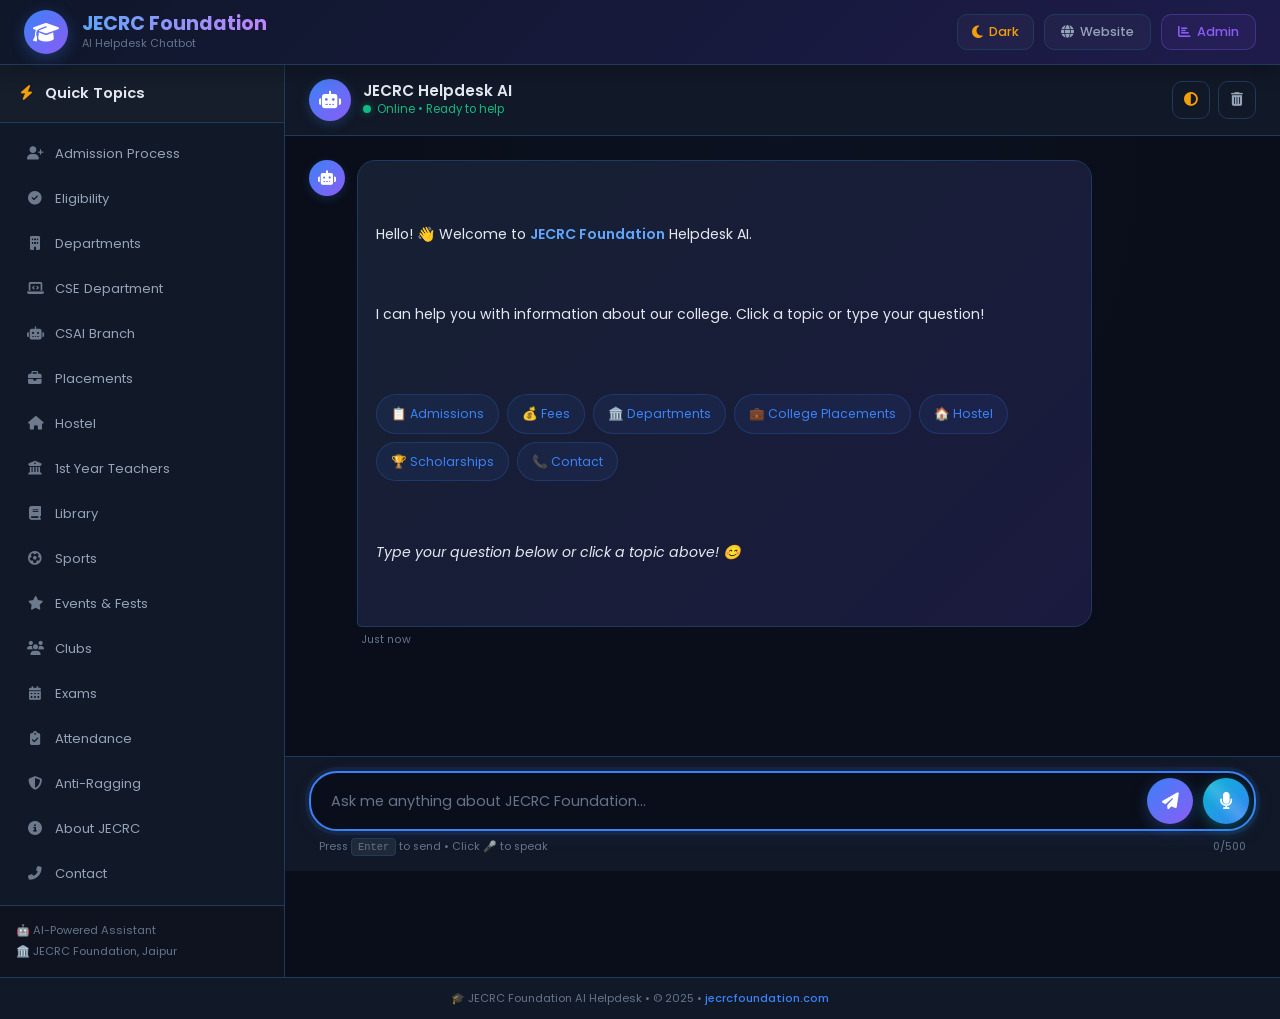
<file: templates/index.html>
<!DOCTYPE html>
<html lang="en">
<head>
    <meta charset="UTF-8">
    <meta name="viewport" content="width=device-width, initial-scale=1.0">
    <meta name="theme-color" content="#0a0e1a">
    <meta name="apple-mobile-web-app-capable" content="yes">
    <meta name="description" content="JECRC Foundation AI Helpdesk - Ask about admissions, fees, placements, hostel and more!">
    <title>JECRC Foundation - AI Helpdesk Chatbot</title>
    <link href="https://fonts.googleapis.com/css2?family=Poppins:wght@300;400;500;600;700&display=swap" rel="stylesheet">
    <link rel="stylesheet" href="https://cdnjs.cloudflare.com/ajax/libs/font-awesome/6.5.1/css/all.min.css">

    <style>
        /* ══════════════════════════════════════
           COMPLETE CSS - JECRC AI CHATBOT
           🔧 UPDATED: Mic Button + Visible Scrollbar + Light/Dark Theme
           ══════════════════════════════════════ */
        /* ══════ CSS VARIABLES ══════ */
        :root {
            --bg-primary: #0a0e1a;
            --bg-secondary: #111827;
            --bg-tertiary: #1f2937;
            --bg-card: #162032;
            --text-primary: #e2e8f0;
            --text-secondary: #94a3b8;
            --text-muted: #64748b;
            --accent-blue: #3b82f6;
            --accent-purple: #8b5cf6;
            --accent-green: #10b981;
            --accent-red: #ef4444;
            --accent-yellow: #f59e0b;
            --accent-cyan: #06b6d4;
            --border-color: #1e3a5f;
            --gradient-primary: linear-gradient(135deg, #3b82f6, #8b5cf6);
            --gradient-header: linear-gradient(135deg, #0f172a 0%, #1e1b4b 100%);
            --gradient-bot: linear-gradient(135deg, #162032, #1a1a3e);
            --shadow-lg: 0 10px 40px rgba(0, 0, 0, 0.4);
            --scrollbar-width: 10px;
            --scrollbar-track: #1a2236;
            --scrollbar-thumb: linear-gradient(180deg, #3b82f6, #8b5cf6);
            --scrollbar-thumb-hover: linear-gradient(180deg, #60a5fa, #a78bfa);
            --scrollbar-thumb-active: linear-gradient(180deg, #2563eb, #7c3aed);
        }

        /* ══════ LIGHT THEME ══════ */
        [data-theme="light"] {
            --bg-primary: #f0f4f8;
            --bg-secondary: #ffffff;
            --bg-tertiary: #e2e8f0;
            --bg-card: #ffffff;
            --text-primary: #1e293b;
            --text-secondary: #475569;
            --text-muted: #94a3b8;
            --accent-blue: #2563eb;
            --accent-purple: #7c3aed;
            --accent-green: #059669;
            --accent-red: #dc2626;
            --accent-yellow: #d97706;
            --accent-cyan: #0891b2;
            --border-color: #cbd5e1;
            --gradient-primary: linear-gradient(135deg, #2563eb, #7c3aed);
            --gradient-header: linear-gradient(135deg, #1e293b 0%, #312e81 100%);
            --gradient-bot: linear-gradient(135deg, #f1f5f9, #eef2ff);
            --shadow-lg: 0 10px 40px rgba(0, 0, 0, 0.08);
            --scrollbar-track: #e2e8f0;
            --scrollbar-thumb: linear-gradient(180deg, #2563eb, #7c3aed);
            --scrollbar-thumb-hover: linear-gradient(180deg, #3b82f6, #8b5cf6);
        }

        [data-theme="light"] .header {
            background: linear-gradient(135deg, #1e293b 0%, #312e81 100%) !important;
        }

        [data-theme="light"] .bot-message .msg-bubble {
            background: linear-gradient(135deg, #f1f5f9, #eef2ff) !important;
            border-color: #cbd5e1 !important;
            color: #1e293b !important;
        }

        [data-theme="light"] .bot-message .msg-bubble strong {
            color: #2563eb !important;
        }

        [data-theme="light"] .user-message .msg-bubble {
            background: var(--gradient-primary) !important;
            color: white !important;
        }

        [data-theme="light"] .user-message .msg-bubble strong {
            color: #dbeafe !important;
        }

        [data-theme="light"] .chat-messages {
            background: radial-gradient(ellipse at top, rgba(37, 99, 235, 0.03) 0%, transparent 60%) !important;
        }

        [data-theme="light"] .input-wrapper {
            background: #ffffff !important;
            border-color: #cbd5e1 !important;
        }

        [data-theme="light"] .input-wrapper:focus-within {
            border-color: #2563eb !important;
            box-shadow: 0 0 0 4px rgba(37, 99, 235, 0.1) !important;
        }

        [data-theme="light"] .input-wrapper input {
            color: #1e293b !important;
        }

        [data-theme="light"] .input-wrapper input::placeholder {
            color: #94a3b8 !important;
        }

        [data-theme="light"] .topic-btn {
            color: #475569 !important;
        }

        [data-theme="light"] .topic-btn:hover {
            background: rgba(37, 99, 235, 0.08) !important;
            color: #2563eb !important;
        }

        [data-theme="light"] .typing-content {
            background: linear-gradient(135deg, #f1f5f9, #eef2ff) !important;
            border-color: #cbd5e1 !important;
        }

        [data-theme="light"] .welcome-chip {
            background: rgba(37, 99, 235, 0.08) !important;
            border-color: rgba(37, 99, 235, 0.2) !important;
            color: #2563eb !important;
        }

        [data-theme="light"] .welcome-chip:hover {
            background: rgba(37, 99, 235, 0.15) !important;
        }

        [data-theme="light"] .footer {
            background: #ffffff !important;
            border-color: #cbd5e1 !important;
        }

        [data-theme="light"] .footer p {
            color: #64748b !important;
        }

        [data-theme="light"] .sidebar-footer {
            background: rgba(0,0,0,0.03) !important;
        }

        [data-theme="light"] .fb-btn {
            border-color: #cbd5e1 !important;
            color: #94a3b8 !important;
        }

        [data-theme="light"] .fb-btn:hover {
            border-color: #2563eb !important;
            color: #2563eb !important;
        }

        [data-theme="light"] .msg-debug {
            color: #94a3b8 !important;
        }

        [data-theme="light"] .header-action-btn {
            border-color: #cbd5e1 !important;
            color: #475569 !important;
        }

        [data-theme="light"] .format-choice-btns .format-btn {
            box-shadow: 0 4px 15px rgba(0, 0, 0, 0.1) !important;
        }

        /* Smooth transition for theme change */
        body, .header, .sidebar, .chat-area, .chat-header, .chat-messages,
        .chat-input-area, .footer, .msg-bubble, .input-wrapper,
        .topic-btn, .stat-card, .welcome-chip, .typing-content {
            transition: background-color 0.3s ease, color 0.3s ease,
                        border-color 0.3s ease, box-shadow 0.3s ease;
        }

        /* Theme toggle button */
        .theme-btn {
            display: flex;
            align-items: center;
            gap: 6px;
            padding: 8px 14px;
            border-radius: 10px;
            font-size: 0.8rem;
            font-weight: 500;
            cursor: pointer;
            border: 1px solid var(--border-color);
            background: rgba(255, 255, 255, 0.03);
            color: var(--accent-yellow);
            transition: all 0.3s ease;
            font-family: 'Poppins', sans-serif;
        }

        .theme-btn:hover {
            border-color: var(--accent-yellow);
            background: rgba(245, 158, 11, 0.08);
            transform: translateY(-1px);
        }

        .theme-btn .theme-icon {
            font-size: 0.9rem;
            transition: transform 0.5s ease;
        }

        .theme-btn:hover .theme-icon {
            transform: rotate(30deg);
        }

        /* ══════ RESET ══════ */
        * {
            margin: 0;
            padding: 0;
            box-sizing: border-box;
        }

        html { scroll-behavior: smooth; }

        body {
            font-family: 'Poppins', -apple-system, BlinkMacSystemFont, sans-serif;
            background: var(--bg-primary);
            color: var(--text-primary);
            min-height: 100vh;
            display: flex;
            flex-direction: column;
            overflow: hidden;
        }

        a { text-decoration: none; color: var(--accent-blue); }
        ul, ol { padding-left: 20px; }

        /* ══════ SCROLLBAR - GLOBAL ══════ */
        ::-webkit-scrollbar {
            width: 6px;
            height: 6px;
        }

        ::-webkit-scrollbar-track {
            background: var(--bg-primary);
        }

        ::-webkit-scrollbar-thumb {
            background: var(--bg-tertiary);
            border-radius: 10px;
        }

        ::-webkit-scrollbar-thumb:hover {
            background: var(--text-muted);
        }

        /* ══════ SCROLLBAR - CHAT MESSAGES ══════ */
        .chat-messages::-webkit-scrollbar {
            width: var(--scrollbar-width);
            display: block !important;
        }

        .chat-messages::-webkit-scrollbar-track {
            background: var(--scrollbar-track);
            border-radius: 10px;
            border: 1px solid var(--border-color);
            margin: 4px 0;
        }

        .chat-messages::-webkit-scrollbar-thumb {
            background: var(--scrollbar-thumb);
            border-radius: 10px;
            border: 2px solid var(--scrollbar-track);
            min-height: 50px;
        }

        .chat-messages::-webkit-scrollbar-thumb:hover {
            background: var(--scrollbar-thumb-hover);
            cursor: pointer;
        }

        .chat-messages::-webkit-scrollbar-thumb:active {
            background: var(--scrollbar-thumb-active);
        }

        .chat-messages::-webkit-scrollbar-corner {
            background: var(--scrollbar-track);
        }

        /* ══════ SCROLLBAR - SIDEBAR ══════ */
        .quick-topics::-webkit-scrollbar {
            width: 6px;
            display: block !important;
        }

        .quick-topics::-webkit-scrollbar-track {
            background: transparent;
        }

        .quick-topics::-webkit-scrollbar-thumb {
            background: rgba(59, 130, 246, 0.3);
            border-radius: 10px;
        }

        .quick-topics::-webkit-scrollbar-thumb:hover {
            background: rgba(59, 130, 246, 0.5);
        }

        /* ══════ HEADER ══════ */
        .header {
            background: var(--gradient-header);
            border-bottom: 1px solid var(--border-color);
            padding: 0 24px;
            height: 65px;
            display: flex;
            align-items: center;
            z-index: 100;
            flex-shrink: 0;
            box-shadow: 0 4px 20px rgba(0, 0, 0, 0.3);
        }

        .header-content {
            width: 100%;
            display: flex;
            justify-content: space-between;
            align-items: center;
        }

        .logo-section {
            display: flex;
            align-items: center;
            gap: 14px;
        }

        .logo-icon {
            width: 44px;
            height: 44px;
            background: var(--gradient-primary);
            border-radius: 50%;
            display: flex;
            align-items: center;
            justify-content: center;
            font-size: 1.3rem;
            color: white;
            box-shadow: 0 4px 15px rgba(59, 130, 246, 0.3);
        }

        .logo-text h1 {
            font-size: 1.2rem;
            font-weight: 700;
            color: white;
            line-height: 1.2;
            background: linear-gradient(90deg, #60a5fa, #c084fc);
            -webkit-background-clip: text;
            -webkit-text-fill-color: transparent;
            background-clip: text;
        }

        .logo-text p {
            font-size: 0.68rem;
            color: var(--text-muted);
            font-weight: 400;
        }

        .header-actions {
            display: flex;
            gap: 10px;
        }

        .btn-header {
            display: flex;
            align-items: center;
            gap: 6px;
            padding: 8px 16px;
            border-radius: 10px;
            font-size: 0.8rem;
            font-weight: 500;
            color: var(--text-secondary);
            border: 1px solid var(--border-color);
            transition: all 0.3s ease;
            background: rgba(255, 255, 255, 0.03);
        }

        .btn-header:hover {
            color: var(--accent-blue);
            border-color: var(--accent-blue);
            background: rgba(59, 130, 246, 0.08);
            transform: translateY(-1px);
        }

        .btn-admin {
            background: rgba(139, 92, 246, 0.08);
            border-color: rgba(139, 92, 246, 0.3);
            color: var(--accent-purple);
        }

        /* ══════ MAIN CONTAINER ══════ */
        .main-container {
            flex: 1;
            display: flex;
            overflow: hidden;
            height: calc(100vh - 65px - 42px);
        }

        /* ══════ SIDEBAR ══════ */
        .sidebar {
            width: 285px;
            background: var(--bg-secondary);
            border-right: 1px solid var(--border-color);
            display: flex;
            flex-direction: column;
            flex-shrink: 0;
            overflow: hidden;
        }

        .sidebar-header {
            padding: 18px 20px;
            display: flex;
            justify-content: space-between;
            align-items: center;
            border-bottom: 1px solid var(--border-color);
            flex-shrink: 0;
            background: rgba(255, 255, 255, 0.02);
        }

        .sidebar-header h3 {
            font-size: 0.92rem;
            font-weight: 600;
            color: var(--text-primary);
        }

        .sidebar-header h3 i {
            color: var(--accent-yellow);
            margin-right: 8px;
        }

        #sidebarClose {
            display: none;
            background: none;
            border: none;
            color: var(--text-secondary);
            font-size: 1.2rem;
            cursor: pointer;
            padding: 4px;
        }

        .quick-topics {
            flex: 1;
            overflow-y: auto;
            padding: 10px;
            display: flex;
            flex-direction: column;
            gap: 3px;
            scrollbar-width: thin;
            scrollbar-color: rgba(59, 130, 246, 0.3) transparent;
        }

        .topic-btn {
            width: 100%;
            text-align: left;
            padding: 10px 14px;
            background: transparent;
            border: 1px solid transparent;
            border-radius: 10px;
            color: var(--text-secondary);
            font-family: 'Poppins', sans-serif;
            font-size: 0.82rem;
            cursor: pointer;
            transition: all 0.25s ease;
            display: flex;
            align-items: center;
            gap: 10px;
        }

        .topic-btn:hover {
            background: rgba(59, 130, 246, 0.08);
            color: var(--accent-blue);
            border-color: rgba(59, 130, 246, 0.15);
            transform: translateX(4px);
        }

        .topic-btn i {
            width: 20px;
            text-align: center;
            font-size: 0.85rem;
            opacity: 0.7;
        }

        .topic-btn:hover i { opacity: 1; }

        .highlight-btn {
            background: rgba(59, 130, 246, 0.08);
            border-color: rgba(59, 130, 246, 0.2) !important;
            color: var(--accent-blue);
            font-weight: 500;
            margin-top: 8px;
        }

        .sidebar-footer {
            padding: 14px 16px;
            border-top: 1px solid var(--border-color);
            flex-shrink: 0;
            background: rgba(0, 0, 0, 0.2);
        }

        .sidebar-info p {
            font-size: 0.7rem;
            color: var(--text-muted);
            line-height: 1.9;
        }

        .sidebar-overlay {
            display: none;
            position: fixed;
            inset: 0;
            background: rgba(0, 0, 0, 0.6);
            z-index: 199;
            backdrop-filter: blur(2px);
        }

        /* ══════ CHAT AREA ══════ */
        .chat-area {
            flex: 1;
            display: flex;
            flex-direction: column;
            overflow: hidden;
            min-width: 0;
            background: var(--bg-primary);
        }

        .chat-header {
            padding: 14px 24px;
            background: var(--bg-secondary);
            border-bottom: 1px solid var(--border-color);
            display: flex;
            justify-content: space-between;
            align-items: center;
            flex-shrink: 0;
        }

        .chat-header-left {
            display: flex;
            align-items: center;
            gap: 14px;
        }

        .menu-btn {
            display: none;
            background: none;
            border: 1px solid var(--border-color);
            color: var(--text-secondary);
            font-size: 1.1rem;
            cursor: pointer;
            padding: 8px 10px;
            border-radius: 8px;
            transition: all 0.3s;
        }

        .menu-btn:hover {
            background: rgba(59, 130, 246, 0.1);
            color: var(--accent-blue);
            border-color: var(--accent-blue);
        }

        .bot-info {
            display: flex;
            align-items: center;
            gap: 12px;
        }

        .bot-avatar-small {
            width: 42px;
            height: 42px;
            background: var(--gradient-primary);
            border-radius: 50%;
            display: flex;
            align-items: center;
            justify-content: center;
            color: white;
            font-size: 1.1rem;
            box-shadow: 0 3px 12px rgba(59, 130, 246, 0.25);
        }

        .bot-details h3 {
            font-size: 0.95rem;
            font-weight: 600;
            line-height: 1.2;
        }

        .status-online {
            font-size: 0.72rem;
            color: var(--accent-green);
            display: flex;
            align-items: center;
            gap: 6px;
        }

        .status-dot {
            width: 8px;
            height: 8px;
            background: var(--accent-green);
            border-radius: 50%;
            display: inline-block;
            animation: pulse 2s infinite;
            box-shadow: 0 0 8px rgba(16, 185, 129, 0.5);
        }

        @keyframes pulse {
            0%, 100% { opacity: 1; transform: scale(1); }
            50% { opacity: 0.5; transform: scale(0.8); }
        }

        .header-action-btn {
            background: none;
            border: 1px solid var(--border-color);
            color: var(--text-secondary);
            width: 38px;
            height: 38px;
            border-radius: 10px;
            cursor: pointer;
            font-size: 0.85rem;
            transition: all 0.3s;
            display: flex;
            align-items: center;
            justify-content: center;
        }

        .header-action-btn:hover {
            color: var(--accent-red);
            border-color: var(--accent-red);
            background: rgba(239, 68, 68, 0.08);
        }

        /* ══════ CHAT MESSAGES ══════ */
        .chat-messages {
            flex: 1;
            overflow-y: scroll !important;
            padding: 24px;
            padding-right: 16px;
            display: flex;
            flex-direction: column;
            gap: 18px;
            background: radial-gradient(ellipse at top, rgba(59, 130, 246, 0.03) 0%, transparent 60%);
            scroll-behavior: smooth;
            -webkit-overflow-scrolling: touch;
            overscroll-behavior: contain;
            scrollbar-width: auto;
            scrollbar-color: #3b82f6 #1a2236;
        }

        /* ══════ MESSAGES ══════ */
        .message {
            display: flex;
            gap: 12px;
            max-width: 82%;
            animation: fadeInUp 0.35s ease-out;
        }

        @keyframes fadeInUp {
            from { opacity: 0; transform: translateY(12px); }
            to { opacity: 1; transform: translateY(0); }
        }

        .bot-message { align-self: flex-start; }
        .user-message { align-self: flex-end; flex-direction: row-reverse; }

        .msg-avatar {
            width: 36px;
            height: 36px;
            border-radius: 50%;
            display: flex;
            align-items: center;
            justify-content: center;
            flex-shrink: 0;
            font-size: 0.9rem;
        }

        .bot-message .msg-avatar {
            background: var(--gradient-primary);
            color: white;
            box-shadow: 0 3px 10px rgba(59, 130, 246, 0.2);
        }

        .user-message .msg-avatar {
            background: var(--bg-tertiary);
            color: var(--accent-cyan);
            border: 1px solid var(--border-color);
        }

        .msg-content {
            display: flex;
            flex-direction: column;
            gap: 5px;
            min-width: 0;
        }

        .msg-bubble {
            padding: 14px 18px;
            border-radius: 18px;
            font-size: 0.88rem;
            line-height: 1.7;
            word-wrap: break-word;
            overflow-wrap: break-word;
            white-space: pre-wrap;
        }

        .bot-message .msg-bubble {
            background: var(--gradient-bot);
            border: 1px solid var(--border-color);
            border-bottom-left-radius: 4px;
            color: var(--text-primary);
        }

        .user-message .msg-bubble {
            background: var(--gradient-primary);
            border-bottom-right-radius: 4px;
            color: white;
            box-shadow: 0 4px 15px rgba(59, 130, 246, 0.2);
        }

        .msg-bubble p { margin-bottom: 8px; }
        .msg-bubble p:last-child { margin-bottom: 0; }
        .msg-bubble strong { color: #60a5fa; font-weight: 600; }
        .user-message .msg-bubble strong { color: #dbeafe; }
        .msg-bubble ul, .msg-bubble ol { margin: 6px 0; padding-left: 18px; }
        .msg-bubble li { margin-bottom: 4px; }

        .msg-time {
            font-size: 0.67rem;
            color: var(--text-muted);
            padding: 0 4px;
        }

        .user-message .msg-time { text-align: right; }

        .msg-meta {
            display: flex;
            align-items: center;
            gap: 10px;
            flex-wrap: wrap;
        }

        .msg-debug {
            font-size: 0.63rem;
            color: #475569;
            margin-top: 2px;
            padding: 0 4px;
        }

        /* ══════ WELCOME CHIPS ══════ */
        .welcome-grid {
            display: flex;
            flex-wrap: wrap;
            gap: 8px;
            margin: 12px 0;
        }

        .welcome-chip {
            display: inline-flex;
            align-items: center;
            padding: 8px 14px;
            background: rgba(59, 130, 246, 0.08);
            border: 1px solid rgba(59, 130, 246, 0.2);
            border-radius: 24px;
            font-size: 0.78rem;
            color: var(--accent-blue);
            cursor: pointer;
            transition: all 0.25s ease;
            font-family: 'Poppins', sans-serif;
        }

        .welcome-chip:hover {
            background: rgba(59, 130, 246, 0.18);
            border-color: var(--accent-blue);
            transform: translateY(-2px);
            box-shadow: 0 4px 12px rgba(59, 130, 246, 0.15);
        }

        /* ══════ FEEDBACK BUTTONS ══════ */
        .feedback-btns {
            display: flex;
            gap: 6px;
        }

        .fb-btn {
            padding: 3px 12px;
            background: transparent;
            border: 1px solid var(--border-color);
            border-radius: 20px;
            color: var(--text-muted);
            font-size: 0.7rem;
            cursor: pointer;
            transition: all 0.25s ease;
            font-family: 'Poppins', sans-serif;
        }

        .fb-btn:hover {
            border-color: var(--accent-blue);
            color: var(--accent-blue);
            background: rgba(59, 130, 246, 0.08);
        }

        .fb-btn.active {
            background: var(--accent-blue);
            color: white;
            border-color: var(--accent-blue);
        }

        /* ══════ TYPING INDICATOR ══════ */
        .typing-indicator {
            display: none;
            align-items: center;
            gap: 12px;
            padding: 0 24px 12px;
        }

        .typing-indicator.show { display: flex; }

        .typing-content {
            display: flex;
            align-items: center;
            gap: 10px;
            background: var(--gradient-bot);
            border: 1px solid var(--border-color);
            padding: 12px 18px;
            border-radius: 18px;
            border-bottom-left-radius: 4px;
        }

        .typing-dots {
            display: flex;
            gap: 5px;
        }

        .typing-dots span {
            width: 8px;
            height: 8px;
            background: var(--accent-blue);
            border-radius: 50%;
            animation: typingBounce 1.4s infinite ease-in-out;
        }

        .typing-dots span:nth-child(1) { animation-delay: 0s; }
        .typing-dots span:nth-child(2) { animation-delay: 0.2s; }
        .typing-dots span:nth-child(3) { animation-delay: 0.4s; }

        @keyframes typingBounce {
            0%, 80%, 100% { transform: scale(0.5); opacity: 0.3; }
            40% { transform: scale(1.1); opacity: 1; }
        }

        .typing-text {
            font-size: 0.75rem;
            color: var(--text-muted);
            font-style: italic;
        }

        /* ══════ CHAT INPUT ══════ */
        .chat-input-area {
            padding: 14px 24px 16px;
            background: var(--bg-secondary);
            border-top: 1px solid var(--border-color);
            flex-shrink: 0;
        }

        .input-wrapper {
            display: flex;
            align-items: center;
            gap: 10px;
            background: var(--bg-primary);
            border: 2px solid var(--border-color);
            border-radius: 28px;
            padding: 5px 5px 5px 20px;
            transition: all 0.3s ease;
        }

        .input-wrapper:focus-within {
            border-color: var(--accent-blue);
            box-shadow: 0 0 0 4px rgba(59, 130, 246, 0.1), 0 4px 20px rgba(59, 130, 246, 0.1);
        }

        .input-wrapper input {
            flex: 1;
            border: none;
            background: transparent;
            color: var(--text-primary);
            font-family: 'Poppins', sans-serif;
            font-size: 0.9rem;
            outline: none;
            padding: 12px 0;
        }

        .input-wrapper input::placeholder {
            color: var(--text-muted);
        }

        .send-btn {
            width: 46px;
            height: 46px;
            background: var(--gradient-primary);
            border: none;
            border-radius: 50%;
            color: white;
            font-size: 1.05rem;
            cursor: pointer;
            display: flex;
            align-items: center;
            justify-content: center;
            transition: all 0.3s ease;
            flex-shrink: 0;
            box-shadow: 0 4px 15px rgba(59, 130, 246, 0.3);
        }

        .send-btn:hover {
            transform: scale(1.08);
            box-shadow: 0 6px 25px rgba(59, 130, 246, 0.45);
        }

        .send-btn:active { transform: scale(0.95); }

        .send-btn:disabled {
            opacity: 0.5;
            cursor: not-allowed;
            transform: none;
        }

        /* ══════════════════════════════════════
           🎤 MIC BUTTON - SEXY ANIMATED UI
           ══════════════════════════════════════ */
        .mic-btn {
            width: 46px;
            height: 46px;
            border-radius: 50%;
            border: none;
            background: linear-gradient(135deg, #06b6d4, #3b82f6);
            color: white;
            font-size: 1.1rem;
            cursor: pointer;
            display: flex;
            align-items: center;
            justify-content: center;
            transition: all 0.3s ease;
            flex-shrink: 0;
            box-shadow: 0 4px 15px rgba(6, 182, 212, 0.4);
            position: relative;
            overflow: hidden;
        }

        /* ✨ Shine sweep effect */
        .mic-btn::before {
            content: '';
            position: absolute;
            top: -50%;
            left: -50%;
            width: 200%;
            height: 200%;
            background: linear-gradient(
                45deg,
                transparent 40%,
                rgba(255, 255, 255, 0.15) 50%,
                transparent 60%
            );
            animation: micShine 3s infinite;
        }

        @keyframes micShine {
            0% { transform: translateX(-100%) rotate(45deg); }
            100% { transform: translateX(100%) rotate(45deg); }
        }

        /* Hover effect */
        .mic-btn:hover {
            transform: scale(1.12);
            box-shadow: 0 6px 30px rgba(6, 182, 212, 0.6);
        }

        /* Click effect */
        .mic-btn:active {
            transform: scale(0.92);
        }

        /* 🔴 Recording state */
        .mic-btn.recording {
            background: linear-gradient(135deg, #ef4444, #dc2626);
            animation: pulseMic 1.2s infinite;
            box-shadow: 0 4px 20px rgba(239, 68, 68, 0.5);
        }

        .mic-btn.recording::before {
            display: none;
        }

        .mic-btn.recording i {
            animation: micBounce 0.6s infinite alternate;
        }

        @keyframes pulseMic {
            0% {
                box-shadow: 0 0 0 0 rgba(239, 68, 68, 0.7);
            }
            70% {
                box-shadow: 0 0 0 18px rgba(239, 68, 68, 0);
            }
            100% {
                box-shadow: 0 0 0 0 rgba(239, 68, 68, 0);
            }
        }

        @keyframes micBounce {
            0% { transform: scale(1); }
            100% { transform: scale(1.2); }
        }

        /* 🎤 Mic ring animation (outer glow ring) */
        .mic-btn::after {
            content: '';
            position: absolute;
            width: 100%;
            height: 100%;
            border-radius: 50%;
            border: 2px solid rgba(6, 182, 212, 0.3);
            animation: micRing 2s infinite;
            pointer-events: none;
        }

        .mic-btn.recording::after {
            border-color: rgba(239, 68, 68, 0.4);
        }

        @keyframes micRing {
            0% {
                transform: scale(1);
                opacity: 1;
            }
            100% {
                transform: scale(1.6);
                opacity: 0;
            }
        }

        /* 🎤 Mic tooltip */
        .mic-btn[title]:hover::after {
            animation: none;
        }

        .input-footer {
            display: flex;
            justify-content: space-between;
            align-items: center;
            margin-top: 8px;
            padding: 0 10px;
        }

        .input-footer span {
            font-size: 0.68rem;
            color: var(--text-muted);
        }

        .input-footer kbd {
            background: var(--bg-tertiary);
            padding: 2px 6px;
            border-radius: 4px;
            font-size: 0.65rem;
            border: 1px solid var(--border-color);
        }

        /* ══════ FOOTER ══════ */
        .footer {
            padding: 10px 24px;
            background: var(--bg-secondary);
            border-top: 1px solid var(--border-color);
            text-align: center;
            flex-shrink: 0;
            height: 42px;
            display: flex;
            align-items: center;
            justify-content: center;
        }

        .footer p {
            font-size: 0.7rem;
            color: var(--text-muted);
        }

        .footer a { color: var(--accent-blue); font-weight: 500; }
        .footer a:hover { text-decoration: underline; }

        /* ══════ SHAKE ANIMATION ══════ */
        @keyframes shake {
            0%, 100% { transform: translateX(0); }
            20% { transform: translateX(-8px); }
            40% { transform: translateX(8px); }
            60% { transform: translateX(-5px); }
            80% { transform: translateX(5px); }
        }

        /* ══════════════════════════════════════
           📱 RESPONSIVE - TABLET (768px)
           ══════════════════════════════════════ */
        @media (max-width: 768px) {
            .sidebar {
                position: fixed;
                left: -300px;
                top: 65px;
                bottom: 42px;
                width: 280px;
                z-index: 200;
                transition: left 0.3s ease;
                box-shadow: 5px 0 30px rgba(0, 0, 0, 0.5);
            }
            .sidebar.open { left: 0; }
            .sidebar-overlay.show { display: block; }
            #sidebarClose { display: block; }
            .menu-btn { display: flex; }
            .btn-text { display: none; }

            .header { padding: 0 16px; height: 60px; }
            .main-container { height: calc(100vh - 60px - 42px); }
            .logo-text h1 { font-size: 1rem; }
            .logo-text p { font-size: 0.6rem; }

            .chat-messages {
                padding: 16px;
                padding-right: 10px;
                gap: 14px;
            }

            .chat-messages::-webkit-scrollbar {
                width: 8px;
            }

            .chat-messages::-webkit-scrollbar-thumb {
                border: 1px solid var(--scrollbar-track);
            }

            .message { max-width: 92%; }
            .chat-input-area { padding: 10px 16px 14px; }
            .welcome-chip { font-size: 0.72rem; padding: 6px 11px; }

            .input-wrapper input {
                font-size: 16px !important;
            }

            /* 🎤 Mic button responsive */
            .mic-btn {
                width: 42px;
                height: 42px;
                font-size: 1rem;
            }

            .send-btn {
                width: 42px;
                height: 42px;
            }
        }

        /* ══════════════════════════════════════
           📱 RESPONSIVE - MOBILE SMALL (480px)
           ══════════════════════════════════════ */
        @media (max-width: 480px) {
            .logo-icon { width: 36px; height: 36px; font-size: 1rem; }
            .logo-text h1 { font-size: 0.9rem; }
            .msg-bubble { font-size: 0.83rem; padding: 11px 14px; }
            .bot-avatar-small { width: 36px; height: 36px; }
            .input-wrapper input { font-size: 16px !important; }

            .chat-messages::-webkit-scrollbar {
                width: 7px;
            }

            .chat-messages {
                padding: 12px;
                padding-right: 8px;
                gap: 12px;
            }

            .message { max-width: 95%; }
            .welcome-chip { font-size: 0.68rem; padding: 5px 10px; }
            .chat-header { padding: 10px 16px; }

            .msg-avatar {
                width: 30px;
                height: 30px;
                font-size: 0.75rem;
            }

            /* 🎤 Mic smaller on mobile */
            .mic-btn {
                width: 40px;
                height: 40px;
                font-size: 0.95rem;
            }

            .send-btn {
                width: 40px;
                height: 40px;
                font-size: 0.95rem;
            }

            .input-wrapper {
                gap: 6px;
                padding: 4px 4px 4px 14px;
            }
        }

        /* ══════════════════════════════════════
           📱 RESPONSIVE - VERY SMALL (360px)
           ══════════════════════════════════════ */
        @media (max-width: 360px) {
            .chat-messages::-webkit-scrollbar {
                width: 6px;
            }

            .logo-section { gap: 8px; }
            .logo-icon { width: 32px; height: 32px; font-size: 0.9rem; }
            .logo-text h1 { font-size: 0.82rem; }
            .msg-bubble { font-size: 0.8rem; padding: 10px 12px; }
            .welcome-grid { gap: 5px; }
            .welcome-chip { font-size: 0.65rem; padding: 4px 8px; }

            .mic-btn {
                width: 36px;
                height: 36px;
                font-size: 0.85rem;
            }

            .send-btn {
                width: 36px;
                height: 36px;
                font-size: 0.85rem;
            }

            .input-wrapper {
                gap: 4px;
                padding: 3px 3px 3px 12px;
            }
        }
    </style>
</head>
<body>

<!-- ══════ HEADER ══════ -->
<header class="header">
    <div class="header-content">
        <div class="logo-section">
            <div class="logo-icon">
                <i class="fas fa-graduation-cap"></i>
            </div>
            <div class="logo-text">
                <h1>JECRC Foundation</h1>
                <p>AI Helpdesk Chatbot</p>
            </div>
        </div>
        <div class="header-actions">
            <!-- 🎨 Theme Toggle -->
            <button class="theme-btn" id="themeToggleBtn" onclick="toggleTheme()" title="Toggle Dark/Light Mode">
                <i class="fas fa-moon theme-icon" id="themeIcon"></i>
                <span class="btn-text" id="themeLabel">Dark</span>
            </button>

            <a href="https://jecrcfoundation.com" target="_blank" class="btn-header" title="College Website">
                <i class="fas fa-globe"></i> <span class="btn-text">Website</span>
            </a>
            <a href="/admin" class="btn-header btn-admin" title="Admin Dashboard">
                <i class="fas fa-chart-bar"></i> <span class="btn-text">Admin</span>
            </a>
        </div>
    </div>
</header>
<!-- ══════ MAIN CONTAINER ══════ -->
<main class="main-container">

    <!-- Sidebar -->
    <aside class="sidebar" id="sidebar">
        <div class="sidebar-header">
            <h3><i class="fas fa-bolt"></i> Quick Topics</h3>
            <button id="sidebarClose" onclick="toggleSidebar()">
                <i class="fas fa-times"></i>
            </button>
        </div>
        <div class="quick-topics">
            <button class="topic-btn" onclick="sendQuick('Admission Process?')"><i class="fas fa-user-plus"></i> Admission Process</button>
            <button class="topic-btn" onclick="sendQuick('What are the eligibility criteria?')"><i class="fas fa-check-circle"></i> Eligibility</button>

            <button class="topic-btn" onclick="sendQuick('Tell me about departments and courses')"><i class="fas fa-building"></i> Departments</button>
            <button class="topic-btn" onclick="sendQuick('Tell me about CSE department')"><i class="fas fa-laptop-code"></i> CSE Department</button>
            <button class="topic-btn" onclick="sendQuick('Tell me about CSAI branch')"><i class="fas fa-robot"></i> CSAI Branch</button>
            <button class="topic-btn" onclick="sendQuick('College Placements')"><i class="fas fa-briefcase"></i> Placements</button>
            <button class="topic-btn" onclick="sendQuick('Hostel facilities')"><i class="fas fa-home"></i> Hostel</button>
            <button class="topic-btn" onclick="sendQuick('Tell me about 1st Year Teachers')"><i class="fas fa-university"></i> 1st Year Teachers</button>
            <button class="topic-btn" onclick="sendQuick('Library information')"><i class="fas fa-book"></i> Library</button>
            <button class="topic-btn" onclick="sendQuick('Sports facilities')"><i class="fas fa-futbol"></i> Sports</button>
            <button class="topic-btn" onclick="sendQuick('College events and fests')"><i class="fas fa-star"></i> Events & Fests</button>
            <button class="topic-btn" onclick="sendQuick('Student clubs')"><i class="fas fa-users"></i> Clubs</button>
            <button class="topic-btn" onclick="sendQuick('Exam schedule')"><i class="fas fa-calendar-alt"></i> Exams</button>
            <button class="topic-btn" onclick="sendQuick('Attendance policy')"><i class="fas fa-clipboard-check"></i> Attendance</button>
            <button class="topic-btn" onclick="sendQuick('Anti ragging policy')"><i class="fas fa-shield-alt"></i> Anti-Ragging</button>
            <button class="topic-btn" onclick="sendQuick('About JECRC Foundation')"><i class="fas fa-info-circle"></i> About JECRC</button>
            <button class="topic-btn" onclick="sendQuick('Contact information')"><i class="fas fa-phone-alt"></i> Contact</button>

        </div>
        <div class="sidebar-footer">
            <div class="sidebar-info">
                <p>🤖 AI-Powered Assistant</p>
                <p>🏛️ JECRC Foundation, Jaipur</p>
            </div>
        </div>
    </aside>

    <!-- Sidebar Overlay -->
    <div class="sidebar-overlay" id="sidebarOverlay" onclick="toggleSidebar()"></div>

    <!-- Chat Area -->
    <section class="chat-area">

        <!-- Chat Header -->
        <div class="chat-header">
            <div class="chat-header-left">
                <button class="menu-btn" onclick="toggleSidebar()" title="Menu">
                    <i class="fas fa-bars"></i>
                </button>
                <div class="bot-info">
                    <div class="bot-avatar-small">
                        <i class="fas fa-robot"></i>
                    </div>
                    <div class="bot-details">
                        <h3>JECRC Helpdesk AI</h3>
                        <span class="status-online">
                            <span class="status-dot"></span> Online &bull; Ready to help
                        </span>
                    </div>
                </div>
            </div>
            <div class="chat-header-right" style="display:flex;gap:8px;align-items:center;">
                <!-- 🎨 Theme quick toggle -->
                <button onclick="toggleTheme()" style="background:none;border:1px solid var(--border-color);color:var(--accent-yellow);width:38px;height:38px;border-radius:10px;cursor:pointer;font-size:0.85rem;display:flex;align-items:center;justify-content:center;transition:all 0.3s;" title="Toggle Theme">
                    <i class="fas fa-adjust"></i>
                </button>

                <button onclick="clearChat()" class="header-action-btn" title="Clear Chat">
                    <i class="fas fa-trash-alt"></i>
                </button>
            </div>
        </div>

        <!-- Messages -->
        <div class="chat-messages" id="chatMessages">
            <div class="message bot-message">
                <div class="msg-avatar"><i class="fas fa-robot"></i></div>
                <div class="msg-content">
                    <div class="msg-bubble">
                        <p>Hello! 👋 Welcome to <strong>JECRC Foundation</strong> Helpdesk AI.</p>
                        <p>I can help you with information about our college. Click a topic or type your question!</p>
                        <div class="welcome-grid">
                            <span class="welcome-chip" onclick="sendQuick('admission process')">📋 Admissions</span>
                            <span class="welcome-chip" onclick="sendQuick('fee structure')">💰 Fees</span>
                            <span class="welcome-chip" onclick="sendQuick('departments')">🏛️ Departments</span>
                            <span class="welcome-chip" onclick="sendQuick('college placements')">💼 College Placements</span>
                            <span class="welcome-chip" onclick="sendQuick('hostel facilities')">🏠 Hostel</span>
                            <span class="welcome-chip" onclick="sendQuick('scholarships')">🏆 Scholarships</span>
                            <span class="welcome-chip" onclick="sendQuick('contact information')">📞 Contact</span>
                        </div>
                        <p><em>Type your question below or click a topic above! 😊</em></p>
                    </div>
                    <span class="msg-time">Just now</span>
                </div>
            </div>
        </div>

        <!-- Typing Indicator -->
        <div class="typing-indicator" id="typingIndicator">
            <div class="msg-avatar"><i class="fas fa-robot"></i></div>
            <div class="typing-content">
                <div class="typing-dots"><span></span><span></span><span></span></div>
                <span class="typing-text">Thinking...</span>
            </div>
        </div>

        <!-- 🔥 INPUT WITH MIC BUTTON -->
        <div class="chat-input-area">
            <div class="input-wrapper">
                <input type="text" id="userInput"
                       placeholder="Ask me anything about JECRC Foundation..."
                       autocomplete="off" maxlength="500"
                       onkeypress="handleKeyPress(event)">

                <button onclick="sendMessage()" id="sendBtn" class="send-btn" title="Send">
                    <i class="fas fa-paper-plane"></i>
                </button>

                <!-- 🎤 SEXY MIC BUTTON -->
                <button id="micBtn" class="mic-btn" title="Hold to Speak">
                    <i class="fas fa-microphone"></i>
                </button>
            </div>
            <div class="input-footer">
                <span>Press <kbd>Enter</kbd> to send &bull; Click 🎤 to speak</span>
                <span class="char-count" id="charCount">0/500</span>
            </div>
        </div>

    </section>
</main>
<!-- Footer -->
<footer class="footer">
    <p>
        🎓 JECRC Foundation AI Helpdesk &bull;
        © 2025 &bull;
        <a href="https://jecrcfoundation.com" target="_blank">jecrcfoundation.com</a>
    </p>
</footer>

<!-- 🔧 SCROLL FIX -->
<style>
    .chat-area {
        min-height: 0 !important;
        overflow: hidden !important;
    }

    .main-container {
        min-height: 0 !important;
    }

    #chatMessages {
        min-height: 0 !important;
        flex: 1 1 0px !important;
        overflow-y: scroll !important;
        overflow-x: hidden !important;
        max-height: calc(100vh - 280px) !important;
    }

    #chatMessages::-webkit-scrollbar {
        width: 10px !important;
        display: block !important;
    }

    #chatMessages::-webkit-scrollbar-track {
        background: #1e293b !important;
        border-radius: 8px !important;
    }

    #chatMessages::-webkit-scrollbar-thumb {
        background: linear-gradient(180deg, #3b82f6, #8b5cf6) !important;
        border-radius: 8px !important;
        border: 2px solid #1e293b !important;
        min-height: 40px !important;
    }

    #chatMessages::-webkit-scrollbar-thumb:hover {
        background: linear-gradient(180deg, #60a5fa, #a78bfa) !important;
    }

    @media (max-width: 768px) {
        #chatMessages {
            max-height: calc(100vh - 240px) !important;
        }
        #chatMessages::-webkit-scrollbar {
            width: 8px !important;
        }
    }

    @media (max-width: 480px) {
        #chatMessages {
            max-height: calc(100vh - 220px) !important;
        }
        #chatMessages::-webkit-scrollbar {
            width: 7px !important;
        }
    }

    /* ══════════════════════════════════════
       🔥 FORMAT CHOICE BUTTONS
       ══════════════════════════════════════ */
    .format-choice-btns {
        display: flex;
        gap: 10px;
        margin-top: 12px;
        flex-wrap: wrap;
    }

    .format-btn {
        display: flex;
        align-items: center;
        gap: 8px;
        padding: 10px 20px;
        border: 2px solid transparent;
        border-radius: 25px;
        font-family: 'Poppins', sans-serif;
        font-size: 0.82rem;
        font-weight: 500;
        cursor: pointer;
        transition: all 0.3s ease;
        color: white;
        position: relative;
        overflow: hidden;
    }

    .format-btn:hover {
        transform: translateY(-2px);
        box-shadow: 0 6px 20px rgba(0, 0, 0, 0.3);
    }

    .format-btn:active {
        transform: scale(0.95);
    }

    /* ✨ Shine effect on buttons */
    .format-btn::before {
        content: '';
        position: absolute;
        top: -50%;
        left: -50%;
        width: 200%;
        height: 200%;
        background: linear-gradient(
            45deg,
            transparent 40%,
            rgba(255, 255, 255, 0.12) 50%,
            transparent 60%
        );
        animation: btnShine 3s infinite;
    }

    @keyframes btnShine {
        0% { transform: translateX(-100%) rotate(45deg); }
        100% { transform: translateX(100%) rotate(45deg); }
    }

    /* 📝 Text Only Button */
    .format-text {
        background: linear-gradient(135deg, #3b82f6, #2563eb);
        border-color: rgba(59, 130, 246, 0.3);
    }

    .format-text:hover {
        box-shadow: 0 6px 25px rgba(59, 130, 246, 0.4);
        border-color: rgba(59, 130, 246, 0.6);
    }

    /* 🔊 Speech Only Button */
    .format-speech {
        background: linear-gradient(135deg, #10b981, #059669);
        border-color: rgba(16, 185, 129, 0.3);
    }

    .format-speech:hover {
        box-shadow: 0 6px 25px rgba(16, 185, 129, 0.4);
        border-color: rgba(16, 185, 129, 0.6);
    }

    /* ✨ Both Button */
    .format-both {
        background: linear-gradient(135deg, #8b5cf6, #7c3aed);
        border-color: rgba(139, 92, 246, 0.3);
    }

    .format-both:hover {
        box-shadow: 0 6px 25px rgba(139, 92, 246, 0.4);
        border-color: rgba(139, 92, 246, 0.6);
    }

    /* 🔥 Button icon animation on hover */
    .format-btn i {
        transition: transform 0.3s ease;
    }

    .format-btn:hover i {
        transform: scale(1.2);
    }

    /* 📱 Mobile responsive */
    @media (max-width: 480px) {
        .format-choice-btns {
            flex-direction: column;
            gap: 8px;
        }

        .format-btn {
            justify-content: center;
            padding: 10px 16px;
            font-size: 0.78rem;
        }
    }

    @media (max-width: 360px) {
        .format-btn {
            padding: 8px 12px;
            font-size: 0.72rem;
            gap: 6px;
        }
    }
</style>

<!-- JavaScript -->
<script src="/static/js/chatbot.js"></script>

</body>
</html>
</file>
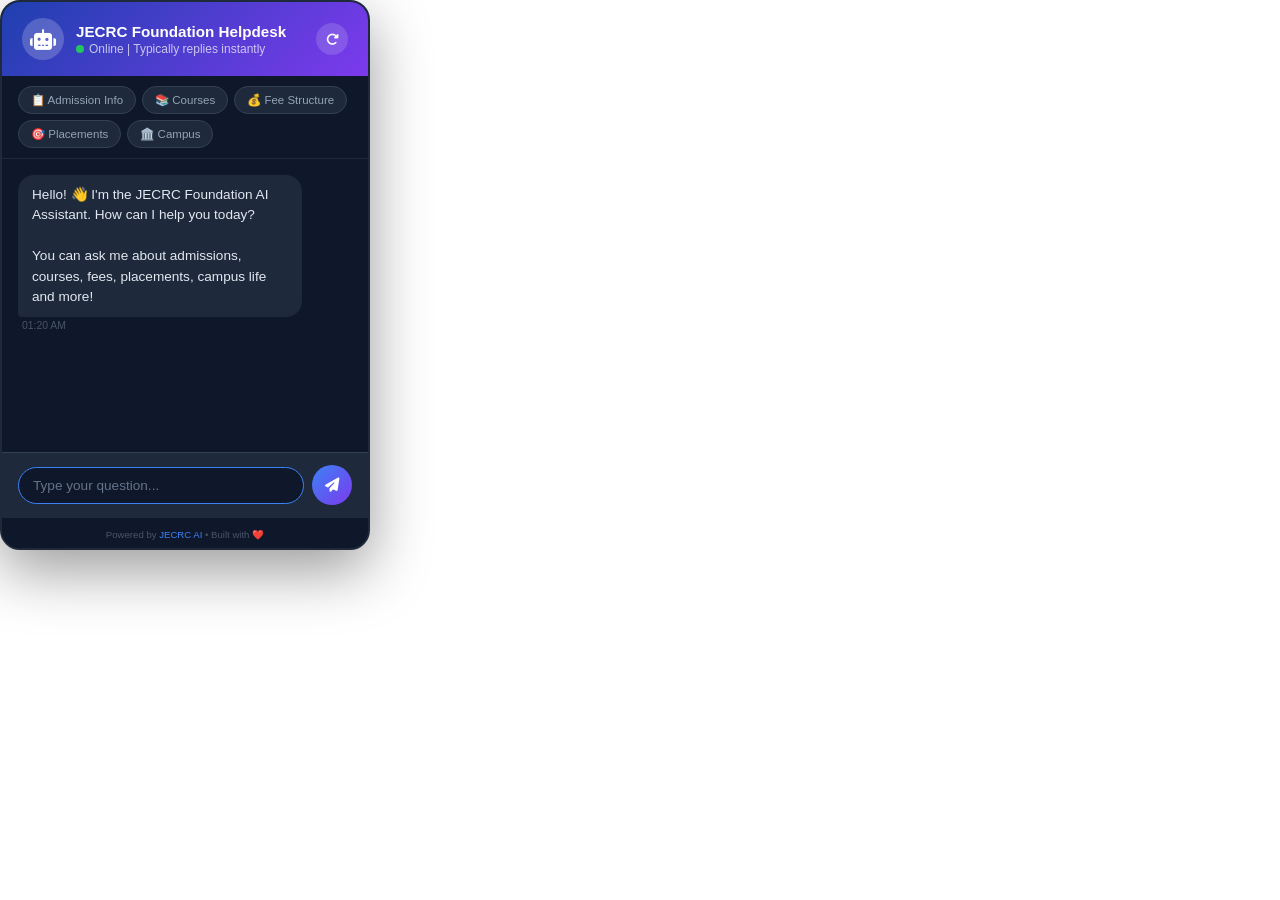
<file: templates/chatbot_widget.html>
<!DOCTYPE html>
<html lang="en">
<head>
    <meta charset="UTF-8">
    <meta name="viewport" content="width=device-width, initial-scale=1.0">
    <title>JECRC Chatbot Widget</title>
    <link rel="stylesheet" href="https://cdnjs.cloudflare.com/ajax/libs/font-awesome/6.5.1/css/all.min.css">
    <style>
        * { margin: 0; padding: 0; box-sizing: border-box; }
        body { 
            font-family: 'Segoe UI', Tahoma, sans-serif; 
            background: transparent; 
        }

        /* ========== WIDGET CONTAINER ========== */
        .widget-container {
            width: 370px;
            height: 550px;
            border-radius: 20px;
            overflow: hidden;
            display: flex;
            flex-direction: column;
            background: #0f172a;
            border: 2px solid #1e293b;
            box-shadow: 0 20px 60px rgba(0,0,0,0.4);
        }

        /* ========== HEADER ========== */
        .widget-header {
            background: linear-gradient(135deg, #1e40af, #7c3aed);
            padding: 16px 20px;
            display: flex;
            align-items: center;
            gap: 12px;
            position: relative;
        }
        .widget-header .avatar {
            width: 42px; height: 42px;
            background: rgba(255,255,255,0.2);
            border-radius: 50%;
            display: flex; align-items: center; justify-content: center;
            font-size: 1.3rem; color: white;
            flex-shrink: 0;
        }
        .widget-header .info { flex: 1; }
        .widget-header .info h4 { color: white; font-size: 0.95rem; }
        .widget-header .info .status {
            display: flex;
            align-items: center;
            gap: 5px;
            margin-top: 2px;
        }
        .widget-header .info .status-dot {
            width: 8px; height: 8px;
            background: #22c55e;
            border-radius: 50%;
            display: inline-block;
            animation: pulse 2s infinite;
        }
        .widget-header .info .status span {
            color: rgba(255,255,255,0.7);
            font-size: 0.75rem;
        }
        .widget-header .header-actions button {
            background: rgba(255,255,255,0.15);
            border: none;
            color: white;
            width: 32px; height: 32px;
            border-radius: 50%;
            cursor: pointer;
            font-size: 0.8rem;
            transition: background 0.2s;
        }
        .widget-header .header-actions button:hover {
            background: rgba(255,255,255,0.3);
        }

        @keyframes pulse {
            0%, 100% { opacity: 1; }
            50% { opacity: 0.4; }
        }

        /* ========== QUICK ACTIONS / SUGGESTIONS ========== */
        .quick-actions {
            display: flex;
            flex-wrap: wrap;
            gap: 6px;
            padding: 10px 16px;
            background: #0f172a;
            border-bottom: 1px solid #1e293b;
        }
        .quick-actions button {
            background: #1e293b;
            border: 1px solid #334155;
            color: #94a3b8;
            padding: 6px 12px;
            border-radius: 20px;
            font-size: 0.72rem;
            cursor: pointer;
            transition: all 0.2s;
            white-space: nowrap;
        }
        .quick-actions button:hover {
            background: #334155;
            color: #e2e8f0;
            border-color: #3b82f6;
        }

        /* ========== MESSAGES AREA ========== */
        .widget-messages {
            flex: 1;
            overflow-y: auto;
            padding: 16px;
            background: #0f172a;
            scroll-behavior: smooth;
        }
        .widget-messages::-webkit-scrollbar { width: 4px; }
        .widget-messages::-webkit-scrollbar-track { background: transparent; }
        .widget-messages::-webkit-scrollbar-thumb { background: #334155; border-radius: 4px; }

        /* ========== MESSAGE BUBBLES ========== */
        .w-msg {
            margin-bottom: 14px;
            display: flex;
            flex-direction: column;
            gap: 3px;
            animation: fadeInMsg 0.3s ease-out;
        }
        .w-msg.bot { align-items: flex-start; }
        .w-msg.user { align-items: flex-end; }

        @keyframes fadeInMsg {
            from { opacity: 0; transform: translateY(10px); }
            to { opacity: 1; transform: translateY(0); }
        }

        .w-msg .bubble {
            max-width: 85%;
            padding: 10px 14px;
            border-radius: 16px;
            font-size: 0.85rem;
            line-height: 1.5;
            white-space: pre-wrap;
            word-break: break-word;
        }
        .w-msg.bot .bubble {
            background: #1e293b;
            color: #e2e8f0;
            border-bottom-left-radius: 4px;
        }
        .w-msg.user .bubble {
            background: linear-gradient(135deg, #3b82f6, #7c3aed);
            color: white;
            border-bottom-right-radius: 4px;
        }

        .w-msg .msg-time {
            font-size: 0.65rem;
            color: #475569;
            padding: 0 4px;
        }

        /* ========== TYPING INDICATOR ========== */
        .typing-dots {
            display: flex;
            gap: 5px;
            padding: 4px 0;
            align-items: center;
        }
        .typing-dots .dot {
            width: 8px; height: 8px;
            background: #64748b;
            border-radius: 50%;
            display: inline-block;
            animation: dotPulse 1.4s infinite ease-in-out;
        }
        .typing-dots .dot:nth-child(2) { animation-delay: 0.2s; }
        .typing-dots .dot:nth-child(3) { animation-delay: 0.4s; }

        @keyframes dotPulse {
            0%, 80%, 100% { transform: scale(0.6); opacity: 0.4; }
            40% { transform: scale(1); opacity: 1; }
        }

        /* ========== ERROR MESSAGE ========== */
        .w-msg.bot .bubble.error-bubble {
            background: #2d1b1b;
            border: 1px solid #7f1d1d;
            color: #fca5a5;
        }

        /* ========== INPUT AREA ========== */
        .widget-input {
            display: flex;
            padding: 12px 16px;
            background: #1e293b;
            border-top: 1px solid #334155;
            gap: 8px;
            align-items: center;
        }
        .widget-input input {
            flex: 1;
            border: 1px solid #334155;
            background: #0f172a;
            color: #e2e8f0;
            padding: 10px 14px;
            border-radius: 24px;
            font-size: 0.85rem;
            outline: none;
            transition: border-color 0.2s;
        }
        .widget-input input:focus { border-color: #3b82f6; }
        .widget-input input::placeholder { color: #64748b; }
        .widget-input input:disabled {
            opacity: 0.5;
            cursor: not-allowed;
        }
        .widget-input button {
            width: 40px; height: 40px;
            background: linear-gradient(135deg, #3b82f6, #7c3aed);
            border: none;
            border-radius: 50%;
            color: white;
            cursor: pointer;
            font-size: 0.9rem;
            transition: all 0.2s;
            display: flex;
            align-items: center;
            justify-content: center;
            flex-shrink: 0;
        }
        .widget-input button:hover { transform: scale(1.1); }
        .widget-input button:disabled {
            opacity: 0.5;
            cursor: not-allowed;
            transform: none;
        }

        /* ========== POWERED BY FOOTER ========== */
        .widget-footer {
            text-align: center;
            padding: 6px;
            background: #0f172a;
            border-top: 1px solid #1e293b;
        }
        .widget-footer span {
            font-size: 0.6rem;
            color: #475569;
        }
        .widget-footer a {
            color: #3b82f6;
            text-decoration: none;
        }

        /* ========== RESPONSIVE ========== */
        @media (max-width: 400px) {
            .widget-container {
                width: 100%;
                height: 100vh;
                border-radius: 0;
                border: none;
            }
        }
    </style>
</head>
<body>

<div class="widget-container">
    <!-- ===== HEADER ===== -->
    <div class="widget-header">
        <div class="avatar"><i class="fas fa-robot"></i></div>
        <div class="info">
            <h4>JECRC Foundation Helpdesk</h4>
            <div class="status">
                <div class="status-dot"></div>
                <span>Online | Typically replies instantly</span>
            </div>
        </div>
        <div class="header-actions">
            <button onclick="clearChat()" title="Clear Chat">
                <i class="fas fa-rotate-right"></i>
            </button>
        </div>
    </div>

    <!-- ===== QUICK ACTIONS ===== -->
    <div class="quick-actions" id="quickActions">
        <button onclick="quickSend('Admission process kya hai?')">📋 Admission Info</button>
        <button onclick="quickSend('Courses available?')">📚 Courses</button>
        <button onclick="quickSend('Fee structure batao')">💰 Fee Structure</button>
        <button onclick="quickSend('Placement details')">🎯 Placements</button>
        <button onclick="quickSend('Campus facilities?')">🏛️ Campus</button>
    </div>

    <!-- ===== MESSAGES ===== -->
    <div class="widget-messages" id="widgetMessages">
        <div class="w-msg bot">
            <div class="bubble">Hello! 👋 I'm the JECRC Foundation AI Assistant. How can I help you today?

You can ask me about admissions, courses, fees, placements, campus life and more!</div>
            <span class="msg-time" id="welcomeTime"></span>
        </div>
    </div>

    <!-- ===== INPUT ===== -->
    <div class="widget-input">
        <input type="text" id="widgetInput" placeholder="Type your question..."
               onkeypress="if(event.key==='Enter')widgetSend()" autocomplete="off">
        <button id="sendBtn" onclick="widgetSend()"><i class="fas fa-paper-plane"></i></button>
    </div>

    <!-- ===== FOOTER ===== -->
    <div class="widget-footer">
        <span>Powered by <a href="#">JECRC AI</a> • Built with ❤️</span>
    </div>
</div>

<script>
    // ========== CONFIGURATION ==========
    const API_BASE = window.CHATBOT_API || '';  // Change if hosted elsewhere
    const SESSION_ID = 'widget-' + Date.now() + '-' + Math.random().toString(36).substr(2, 9);

    // ========== DOM ELEMENTS ==========
    const widgetMessages = document.getElementById('widgetMessages');
    const widgetInput = document.getElementById('widgetInput');
    const sendBtn = document.getElementById('sendBtn');
    const quickActions = document.getElementById('quickActions');

    // ========== STATE ==========
    let isSending = false;
    let messageCount = 0;

    // ========== SET WELCOME TIME ==========
    document.getElementById('welcomeTime').textContent = getTimeString();

    // ========== UTILITY FUNCTIONS ==========
    function getTimeString() {
        return new Date().toLocaleTimeString([], { hour: '2-digit', minute: '2-digit' });
    }

    function escapeHtml(text) {
        const div = document.createElement('div');
        div.textContent = text;
        return div.innerHTML;
    }

    function setInputState(disabled) {
        widgetInput.disabled = disabled;
        sendBtn.disabled = disabled;
    }

    // ========== ADD MESSAGE ==========
    function addWidgetMsg(text, sender, isError = false) {
        const wrapper = document.createElement('div');
        wrapper.className = `w-msg ${sender}`;

        const bubble = document.createElement('div');
        bubble.className = 'bubble';
        if (isError) bubble.classList.add('error-bubble');
        bubble.textContent = text;

        const time = document.createElement('span');
        time.className = 'msg-time';
        time.textContent = getTimeString();

        wrapper.appendChild(bubble);
        wrapper.appendChild(time);
        widgetMessages.appendChild(wrapper);
        widgetMessages.scrollTop = widgetMessages.scrollHeight;

        messageCount++;

        // Hide quick actions after first user message
        if (sender === 'user' && messageCount <= 2) {
            quickActions.style.display = 'none';
        }
    }

    // ========== TYPING INDICATOR ==========
    function showTyping() {
        const div = document.createElement('div');
        div.className = 'w-msg bot';
        div.id = 'typing-indicator';
        div.innerHTML = `
            <div class="bubble">
                <div class="typing-dots">
                    <span class="dot"></span>
                    <span class="dot"></span>
                    <span class="dot"></span>
                </div>
            </div>
        `;
        widgetMessages.appendChild(div);
        widgetMessages.scrollTop = widgetMessages.scrollHeight;
    }

    function removeTyping() {
        const el = document.getElementById('typing-indicator');
        if (el) el.remove();
    }

    // ========== SEND MESSAGE ==========
    async function widgetSend() {
        const msg = widgetInput.value.trim();
        if (!msg || isSending) return;

        isSending = true;
        setInputState(true);

        addWidgetMsg(msg, 'user');
        widgetInput.value = '';
        showTyping();

        try {
            const res = await fetch(`${API_BASE}/api/chat`, {
                method: 'POST',
                headers: { 'Content-Type': 'application/json' },
                body: JSON.stringify({ 
                    message: msg, 
                    session_id: SESSION_ID 
                })
            });

            if (!res.ok) {
                throw new Error(`Server responded with status ${res.status}`);
            }

            const data = await res.json();
            removeTyping();

            if (data.reply) {
                addWidgetMsg(data.reply, 'bot');
            } else {
                throw new Error('Empty response from server');
            }

        } catch (err) {
            console.error('Chat error:', err);
            removeTyping();
            addWidgetMsg('⚠️ Sorry, I\'m unable to connect right now. Please try again in a moment.', 'bot', true);
        } finally {
            isSending = false;
            setInputState(false);
            widgetInput.focus();
        }
    }

    // ========== QUICK SEND (Suggestion Buttons) ==========
    function quickSend(msg) {
        widgetInput.value = msg;
        widgetSend();
    }

    // ========== CLEAR CHAT ==========
    function clearChat() {
        widgetMessages.innerHTML = '';
        messageCount = 0;
        quickActions.style.display = 'flex';

        // Re-add welcome message
        const wrapper = document.createElement('div');
        wrapper.className = 'w-msg bot';
        wrapper.innerHTML = `
            <div class="bubble">Hello! 👋 Chat cleared! How can I help you today?</div>
            <span class="msg-time">${getTimeString()}</span>
        `;
        widgetMessages.appendChild(wrapper);
        widgetInput.focus();
    }

    // ========== AUTO FOCUS ==========
    window.addEventListener('load', () => {
        widgetInput.focus();
    });
</script>
</body>
</html>
</file>
